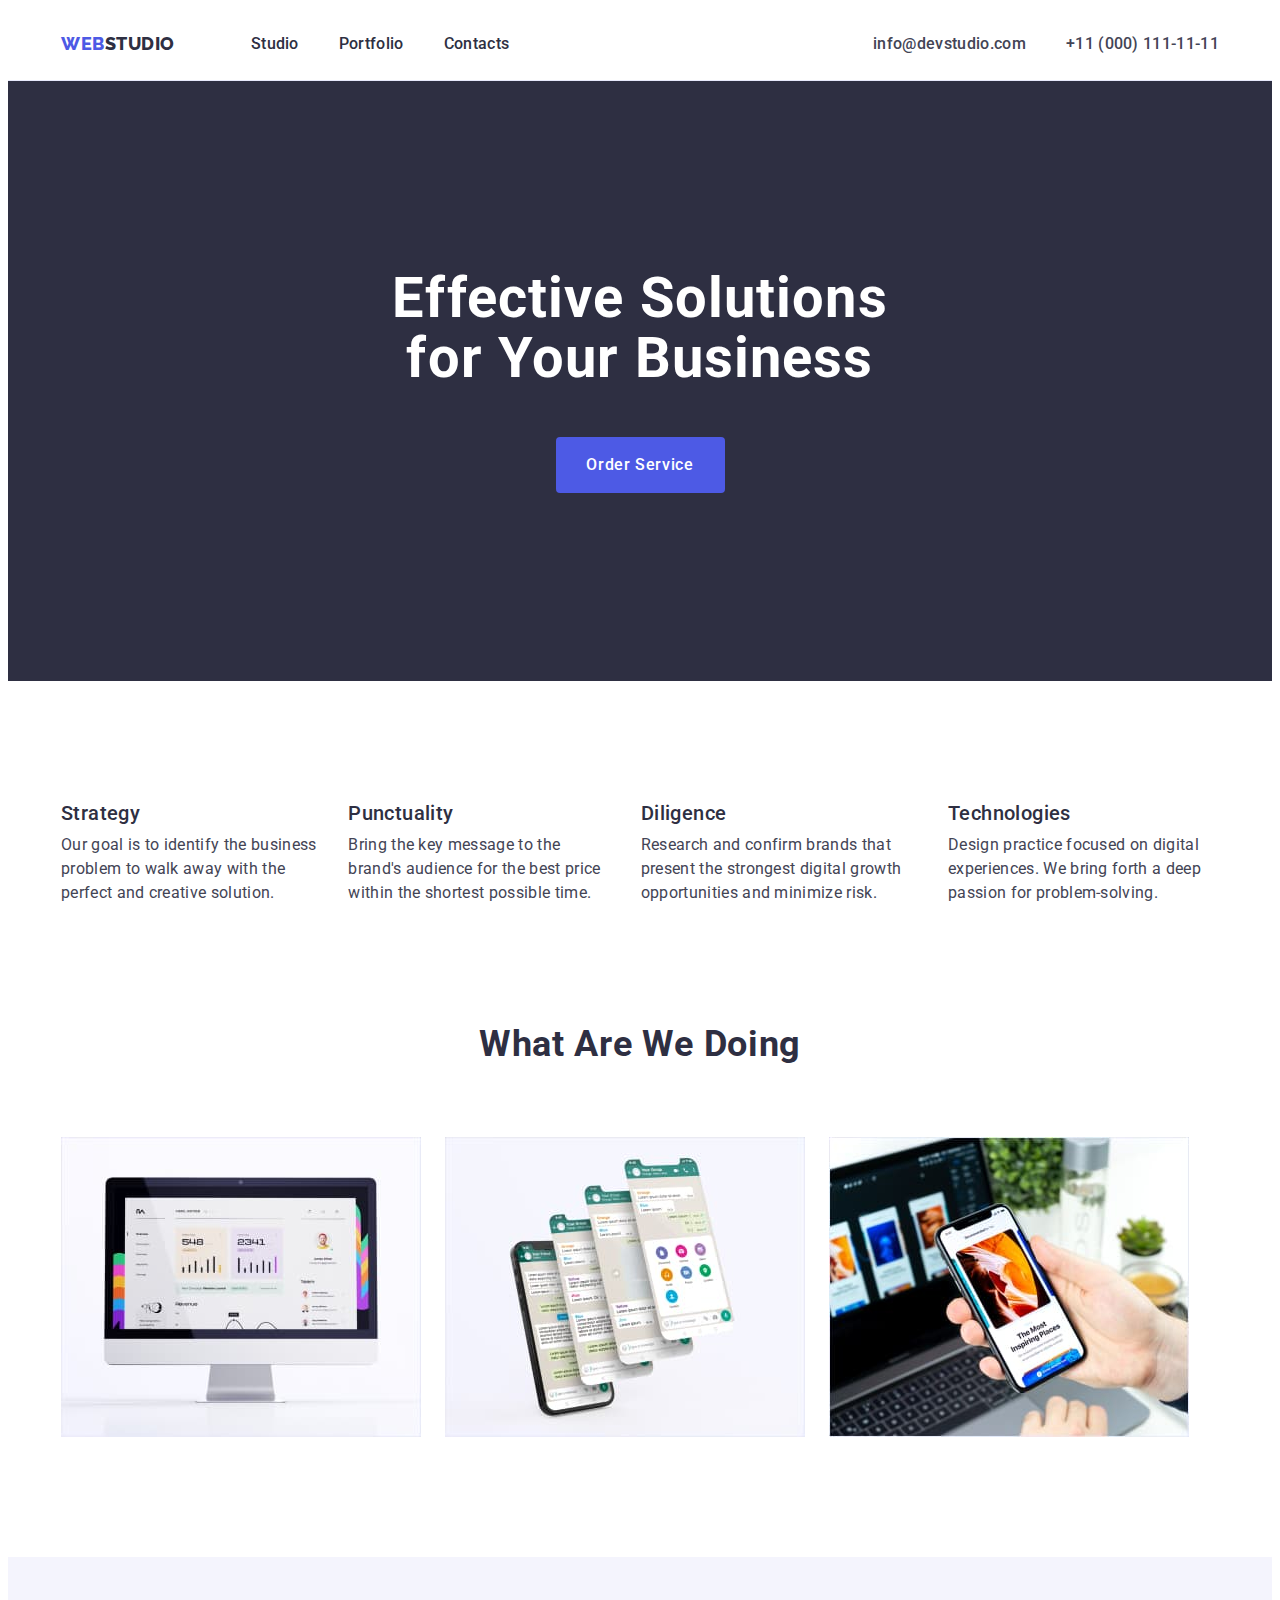
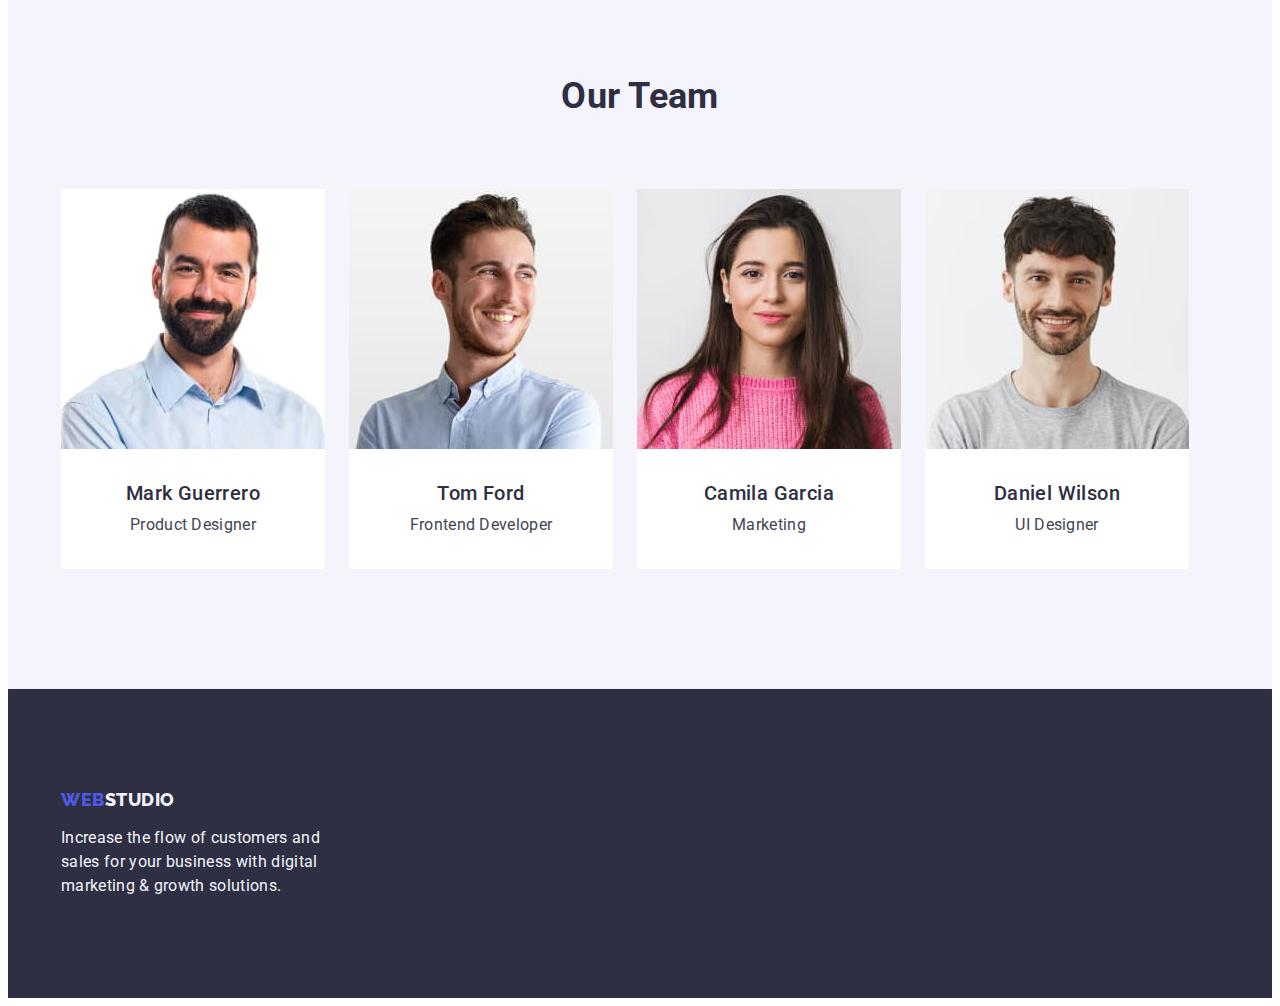
<file: index.html>
<!DOCTYPE html>
<html lang="en">
  <head>
    <meta charset="UTF-8" />
    <meta http-equiv="X-UA-Compatible" content="IE=edge" />
    <meta name="viewport" content="width=device-width, initial-scale=1.0" />
    <link rel="preconnect" href="https://fonts.googleapis.com" />
    <link rel="preconnect" href="https://fonts.gstatic.com" crossorigin />
    <link
      href="https://fonts.googleapis.com/css2?family=Raleway:wght@800&family=Roboto:wght@400;500;700;900&display=swap"
      rel="stylesheet"
    />
    <link
      rel="stylesheet"
      href="https://cdnjs.cloudflare.com/ajax/libs/modern-normalize/1.1.0/modern-normalize.min.css"
      integrity="sha512-wpPYUAdjBVSE4KJnH1VR1HeZfpl1ub8YT/NKx4PuQ5NmX2tKuGu6U/JRp5y+Y8XG2tV+wKQpNHVUX03MfMFn9Q=="
      crossorigin="anonymous"
      referrerpolicy="no-referrer"
    />
    <link rel="stylesheet" href="./css/styles.css" />
    <title>Document</title>
  </head>
  <body>
    <!-- Header -->

    <header class="page-header">
      <div class="container">
        <nav class="site-nav">
          <a href="./index.html" class="logo link"
            >Web<span class="logo-wtf">Studio</span></a
          >
          <ul class="list">
            <li class="item">
              <a href="./index.html" class="link">Studio</a>
            </li>
            <li class="item">
              <a href="./portfolio.html" class="link">Portfolio</a>
            </li>
            <li class="item">
              <a href="" class="link">Contacts</a>
            </li>
          </ul>
        </nav>
        <address class="info">
          <ul class="list">
            <li class="item">
              <a href="mailto:info@devstudio.com" class="link"
                >info@devstudio.com</a
              >
            </li>
            <li class="item">
              <a href="tel:+110001111111" class="link">+11 (000) 111-11-11</a>
            </li>
          </ul>
        </address>
      </div>
    </header>
    <main>
      <!-- Hero section 1-->

      <section class="hero">
        <div class="container">
          <h1 class="hero-title">Effective Solutions for Your Business</h1>
          <button type="button" class="hero-btn">Order Service</button>
        </div>
      </section>

      <!-- Advantages section 2 -->

      <section class="section advant">
        <div class="container no-padding">
          <h2 class="section-title" hidden>Our advantages</h2>
          <ul class="list">
            <li class="item">
              <h3 class="title">Strategy</h3>
              <p class="text">
                Our goal is to identify the business problem to walk away with
                the perfect and creative solution.
              </p>
            </li>
            <li class="item">
              <h3 class="title">Punctuality</h3>
              <p class="text">
                Bring the key message to the brand's audience for the best price
                within the shortest possible time.
              </p>
            </li>
            <li class="item">
              <h3 class="title">Diligence</h3>
              <p class="text">
                Research and confirm brands that present the strongest digital
                growth opportunities and minimize risk.
              </p>
            </li>
            <li class="item">
              <h3 class="title">Technologies</h3>
              <p class="text">
                Design practice focused on digital experiences. We bring forth a
                deep passion for problem-solving.
              </p>
            </li>
          </ul>
        </div>
      </section>

      <!-- Projects section 3-->

      <section class="section project">
        <div class="container no-padding">
          <h2 class="section-title">What are we doing</h2>
          <ul class="list">
            <li class="item">
              <img
                class="image"
                src="./images/img1.jpg"
                alt="img 1"
                width="360"
              />
            </li>
            <li class="item">
              <img
                class="image"
                src="./images/img2.jpg"
                alt="img 2"
                width="360"
              />
            </li>
            <li class="item">
              <img
                class="image"
                src="./images/img3.jpg"
                alt="img 3"
                width="360"
              />
            </li>
          </ul>
        </div>
      </section>

      <!-- Team section 4-->

      <section class="section team">
        <div class="container no-padding">
          <h2 class="section-title">Our Team</h2>
          <ul class="list">
            <li class="item">
              <img
                class="image"
                src="./images/fotoMG.jpg"
                alt="foto Mark Guerrero"
                width="264"
              />
              <div class="subtitle">
                <h3 class="title">Mark Guerrero</h3>
                <p class="text">Product Designer</p>
              </div>
            </li>
            <li class="item">
              <img
                class="image"
                src="./images/fotoTF.jpg"
                alt="foto Tom Ford"
                width="264"
              />
              <div class="subtitle">
                <h3 class="title">Tom Ford</h3>
                <p class="text">Frontend Developer</p>
              </div>
            </li>
            <li class="item">
              <img
                class="image"
                src="./images/fotoCG.jpg"
                alt="foto Camila Garcia"
                width="264"
              />
              <div class="subtitle">
                <h3 class="title">Camila Garcia</h3>
                <p class="text">Marketing</p>
              </div>
            </li>
            <li class="item">
              <img
                class="image"
                src="./images/fotoDW.jpg"
                alt="foto Daniel Wilson"
                width="264"
              />
              <div class="subtitle">
                <h3 class="title">Daniel Wilson</h3>
                <p class="text">UI Designer</p>
              </div>
            </li>
          </ul>
        </div>
      </section>
    </main>

    <!-- Footer -->

    <footer class="footer">
      <div class="container no-padding">
        <a href="./index.html" class="logo link"
          >Web<span class="logo-wtf">Studio</span></a
        >
        <p class="text">
          Increase the flow of customers and sales for your business with
          digital marketing & growth solutions.
        </p>
      </div>
    </footer>
  </body>
</html>
</file>
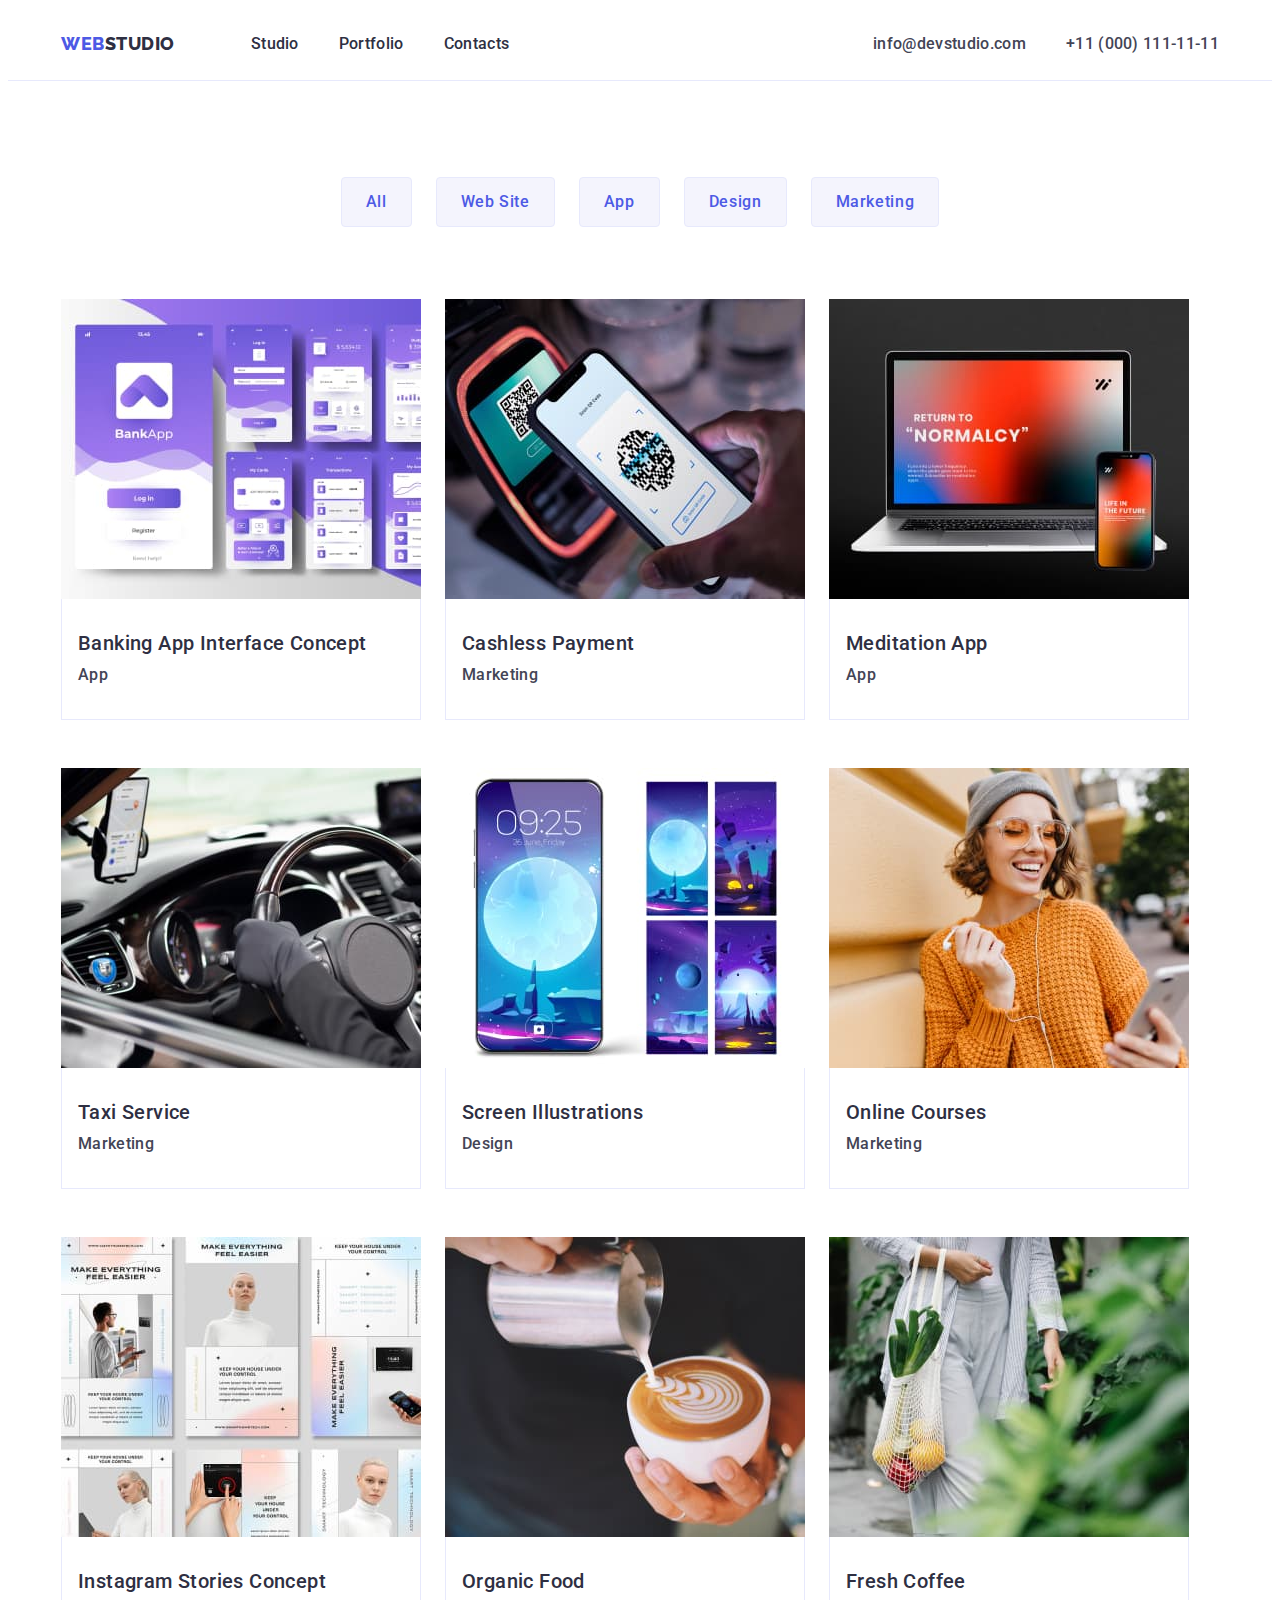
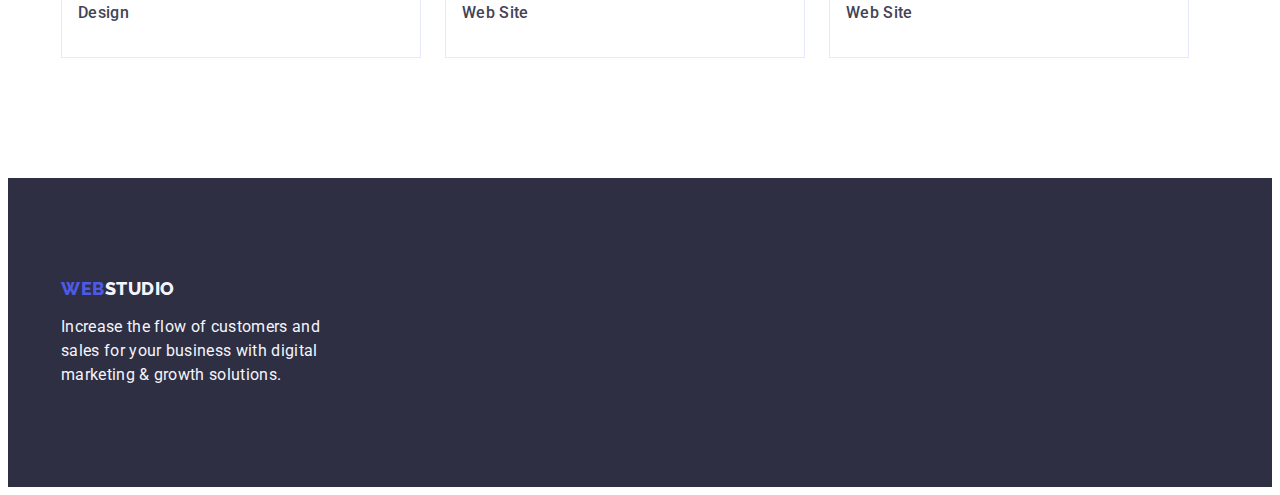
<file: portfolio.html>
<!DOCTYPE html>
<html lang="en">
  <head>
    <meta charset="UTF-8" />
    <meta http-equiv="X-UA-Compatible" content="IE=edge" />
    <meta name="viewport" content="width=device-width, initial-scale=1.0" />
    <link rel="preconnect" href="https://fonts.googleapis.com" />
    <link rel="preconnect" href="https://fonts.gstatic.com" crossorigin />
    <link
      href="https://fonts.googleapis.com/css2?family=Raleway:wght@800&family=Roboto:wght@400;500;700;900&display=swap"
      rel="stylesheet"
    />
    <link
      rel="stylesheet"
      href="https://cdnjs.cloudflare.com/ajax/libs/modern-normalize/1.1.0/modern-normalize.min.css"
      integrity="sha512-wpPYUAdjBVSE4KJnH1VR1HeZfpl1ub8YT/NKx4PuQ5NmX2tKuGu6U/JRp5y+Y8XG2tV+wKQpNHVUX03MfMFn9Q=="
      crossorigin="anonymous"
      referrerpolicy="no-referrer"
    />
    <link rel="stylesheet" href="./css/styles.css" />
    <title>Document</title>
  </head>
  <body>
    <!-- Header -->

    <header class="page-header">
      <div class="container">
        <nav class="site-nav">
          <a href="./index.html" class="logo link"
            >Web<span class="logo-wtf">Studio</span></a
          >
          <ul class="list">
            <li class="item">
              <a href="./index.html" class="link">Studio</a>
            </li>
            <li class="item">
              <a href="./portfolio.html" class="link">Portfolio</a>
            </li>
            <li class="item">
              <a href="" class="link">Contacts</a>
            </li>
          </ul>
        </nav>
        <address class="info">
          <ul class="list">
            <li class="item">
              <a href="mailto:info@devstudio.com" class="link"
                >info@devstudio.com</a
              >
            </li>
            <li class="item">
              <a href="tel:+110001111111" class="link">+11 (000) 111-11-11</a>
            </li>
          </ul>
        </address>
      </div>
    </header>
    <!-- Main -->

    <main>
      <section class="section portfolio">
        <div class="container">
          <h1 hidden>Our portfolio</h1>
          <ul class="list filter">
            <li class="item">
              <button class="btn" type="button">All</button>
            </li>
            <li class="item">
              <button class="btn" type="button">Web Site</button>
            </li>
            <li class="item">
              <button class="btn" type="button">App</button>
            </li>
            <li class="item">
              <button class="btn" type="button">Design</button>
            </li>
            <li class="item">
              <button class="btn" type="button">Marketing</button>
            </li>
          </ul>
          <ul class="list type-work">
            <li class="item">
              <a class="link" href="">
                <img
                  class="image"
                  src="./images/portfolio/img1.jpg"
                  alt="App"
                  width="360"
                />
                <div class="subtitle">
                  <h2 class="title">Banking App Interface Concept</h2>
                  <p class="text">App</p>
                </div></a
              >
            </li>
            <li class="item">
              <a class="link" href="">
                <img
                  class="image"
                  src="./images/portfolio/img2.jpg"
                  alt="Payment with phone"
                  width="360"
                />
                <div class="subtitle">
                  <h2 class="title">Cashless Payment</h2>
                  <p class="text">Marketing</p>
                </div></a
              >
            </li>
            <li class="item">
              <a class="link" href="">
                <img
                  class="image"
                  src="./images/portfolio/img3.jpg"
                  alt="Laptop"
                  width="360"
                />
                <div class="subtitle">
                  <h2 class="title">Meditation App</h2>
                  <p class="text">App</p>
                </div></a
              >
            </li>
            <li class="item">
              <a class="link" href="">
                <img
                  class="image"
                  src="./images/portfolio/img4.jpg"
                  alt="Driver place"
                  width="360"
                />
                <div class="subtitle">
                  <h2 class="title">Taxi Service</h2>
                  <p class="text">Marketing</p>
                </div></a
              >
            </li>
            <li class="item">
              <a class="link" href="">
                <img
                  class="image"
                  src="./images/portfolio/img5.jpg"
                  alt="Screen Illustrations"
                  width="360"
                />
                <div class="subtitle">
                  <h2 class="title">Screen Illustrations</h2>
                  <p class="text">Design</p>
                </div></a
              >
            </li>
            <li class="item">
              <a class="link" href="">
                <img
                  class="image"
                  src="./images/portfolio/img6.jpg"
                  alt="Girl"
                  width="360"
                />
                <div class="subtitle">
                  <h2 class="title">Online Courses</h2>
                  <p class="text">Marketing</p>
                </div></a
              >
            </li>
            <li class="item">
              <a class="link" href="">
                <img
                  class="image"
                  src="./images/portfolio/img7.jpg"
                  alt="Stories Concept"
                  width="360"
                />
                <div class="subtitle">
                  <h2 class="title">Instagram Stories Concept</h2>
                  <p class="text">Design</p>
                </div></a
              >
            </li>
            <li class="item">
              <a class="link" href="">
                <img
                  class="image"
                  src="./images/portfolio/img8.jpg"
                  alt="Foods"
                  width="360"
                />
                <div class="subtitle">
                  <h2 class="title">Organic Food</h2>
                  <p class="text">Web Site</p>
                </div></a
              >
            </li>
            <li class="item">
              <a class="link" href="">
                <img
                  class="image"
                  src="./images/portfolio/img9.jpg"
                  alt="Coffee"
                  width="360"
                />
                <div class="subtitle">
                  <h2 class="title">Fresh Coffee</h2>
                  <p class="text">Web Site</p>
                </div></a
              >
            </li>
          </ul>
        </div>
      </section>
    </main>

    <!-- Footer -->

    <footer class="footer">
      <div class="container no-padding">
        <a href="./index.html" class="logo link"
          >Web<span class="logo-wtf">Studio</span></a
        >
        <p class="text">
          Increase the flow of customers and sales for your business with
          digital marketing & growth solutions.
        </p>
      </div>
    </footer>
  </body>
</html>
</file>
<file: css/styles.css>
/* Main colors */
:root {
    --primary-text-color: #434455;
    --title-text-color: #2E2F42;
    --links-text-color: #4D5AE5;
    --links-hover-color: #404BBF;
    --primary-white-color: #ffffff;
    --text-footer-color: #F4F4FD;
    --border-color: #e7e9fc;
}

/* Utilites */
body {
    background-color: var(--primary-white-color);
    color: var(--primary-text-color);

    font-family: Roboto, sans-serif;
    letter-spacing: 0.02em;
}

h1,
h2,
h3 {
    color: var(--title-text-color);
    margin-top: 0px;
    margin-bottom: 0px;
}

p {
    margin-top: 0px;
    margin-bottom: 0px;
}

.list {
    list-style-type: none;
    margin-top: 0px;
    margin-bottom: 0px;
    padding: 0px;
}

.link {
    text-decoration: none;
}

.container {
    margin-left: auto;
    margin-right: auto;
    width: 1158px;
    padding-top: 0;
    padding-right: 15px;
    padding-bottom: 0;
    padding-left: 15px;
    /* outline: 1px solid tomato; */
}
/* .container.no-padding {
    padding: 0;
} */

/* Header */
.page-header{
    border-bottom: 1px solid #E7E9FC;
}
.page-header .container{
    display: flex;
}

.site-nav {
    display: flex;
    align-items: center;
}

.page-header .list {
    display: flex;
}

.logo {
    font-family: 'Raleway', sans-serif;
    font-weight: 800;
    font-size: 18px;
    line-height: 1.17;
    text-transform: uppercase;
    letter-spacing: 0.03em;
    text-decoration: none;
    color: var(--links-text-color);
}

.logo-wtf {
    color: var(--title-text-color);
}

.site-nav .link {
    display: block;
    padding-top: 24px;
    padding-bottom: 24px;
    /* margin-right: 40px; */

    /* outline: 1px solid teal; */
}

.page-header .logo {
    margin-right: 76px;
}

.list .link {
    color: var(--title-text-color);
    font-family: 'Roboto';
    font-weight: 500;
    font-size: 16px;
    line-height: 1.5;

}

.site-nav .item:not(:last-child) {
    margin-right: 40px;
}

.list .link:hover,
.list .link:focus {
    color: var(--links-hover-color);
}

/* Adress */

.info {
    font-style: normal;
    margin-left: auto;
}

.info .link {
    display: block;
    padding-top: 24px;
    padding-bottom: 24px;
    /* margin-right: 40px; */

    /* outline: 1px solid teal; */
}

.info .item:not(:last-child) {
    margin-right: 40px;
}

.info .link {
    color: var(--primary-text-color);
    
}

.info .link:hover,
.info .link:focus {
    color: var(--links-hover-color);
}

/* main */
/* Hero section 1*/
.hero {
    padding-top: 188px;
    padding-bottom: 188px;

    background-color: var(--title-text-color);
    text-align: center;
}

.hero-title {
    margin-top: 0px;
    margin-left: auto;
    margin-bottom: 48px;
    margin-right: auto;
    max-width: 496px;

    color: var(--primary-white-color);
    font-weight: 700;
    font-size: 56px;
    line-height: 1.07;
    letter-spacing: 0.02em;
    
}

.hero-btn {
    display: block;
    margin-left: auto;
    margin-right: auto;
    /* padding: 16px 32px; */
    min-width: 169px;
    height: 56px;
    border-radius: 4px;
    border: none;
        
    background-color: var(--links-text-color);
    color: var(--primary-white-color);
    font-family: inherit;
    font-weight: 500;
    font-size: 16px;
    line-height: 1.5;
    letter-spacing: 0.04em;
    cursor: pointer;

}

.hero-btn:hover,
.hero-btn:focus {
    background-color: var(--links-hover-color);
}

/* All Sections */
.section {
    padding-top: 120px;
    padding-left: 0px;
    padding-bottom: 120px;
    padding-right: 0px;
}

.section-title {
    font-weight: 700;
    font-size: 36px;
    line-height: 1.11;
    text-align: center;
    text-transform: capitalize;
}

.list .title {
    font-weight: 500;
    font-size: 20px;
    line-height: 1.2;
}

.list .text {
    /* font-weight: 400; */
    font-size: 16px;
    line-height: 1.5;
}

/* Advanteges section 2*/

.advant .title {
    margin-bottom: 8px;

    letter-spacing: 0.02em;   
}

.advant .list {
    display: flex;
}

.advant .item {
    width: calc((100%-72px)/4);

    /* outline: 1px solid teal; */
}

.advant .item:not(:last-child) {
    margin-right: 24px;
}

/* Projectes section 3*/

.section.project {
    padding-top: 0;
}

.project .section-title {
    margin-bottom: 72px;

    letter-spacing: 0.02em;
}

.project .list {
    display: flex;
}

.project .item:not(:last-child) {
    margin-right: 24px;
}

.image {
    display: block;
}


/* Team */
.team {
    background-color: var(--text-footer-color);
}

.team .section-title {
    margin-bottom: 72px;
}

.team .list {
    display: flex;
}

.team .item:not(:last-child) {
    margin-right: 24px;
}

/* .team .image {
    margin-bottom: 32px;
} */
.team .title {
    margin-bottom: 8px;
        
    text-align: center;
    letter-spacing: 0.02em;
}

.team .item {
    /* padding-bottom: 32px; */
    border-radius: 0px 0px 4px 4px;

    background-color: var(--primary-white-color);
}
.team .subtitle {
    padding-top: 32px;
    padding-bottom: 32px;
    padding-left: 16px;
    padding-right: 16px;
}

.team .text {
    /* font-weight: 400; */
    text-align: center;
    /* margin-bottom: 32px ; */
}

/* Footer */
.footer {
    padding-top: 100px;
    padding-bottom: 100px;
 
    background-color: var(--title-text-color);
    color: var(--text-footer-color);
}

.footer .logo {
    margin-bottom: 16px;

    display: inline-block;
}

.footer .logo-wtf {
    color: var(--text-footer-color);
}

.footer .text {
    width: 264px;
    /* font-weight: 400; */
    font-size: 16px;
    line-height: 1.5;
}

/* Portfolio */

.section.portfolio {
    padding-top: 96px;
    padding-bottom: 120px;
}

.portfolio .filter {
    display: flex;
    justify-content: center;
    margin-bottom: 72px;
}

.filter .item:not(:last-child) {
    margin-right: 24px;
}


.portfolio .btn {
    padding-top: 12px;
    padding-left: 24px;
    padding-bottom: 12px;
    padding-right: 24px;

    background-color: var(--text-footer-color);
    color: var(--links-text-color);
    font-family: inherit;
    font-weight: 500;
    font-size: 16px;
    line-height: 1.5;
    letter-spacing: 0.04em;
    border: 1px solid var(--border-color);
    border-radius: 4px;
    cursor: pointer;
}

.portfolio .btn:hover,
.portfolio .btn:focus {
    background-color: var(--links-hover-color);
    color: var(--primary-white-color);
    border: 1px solid transparent;
}

.portfolio .type-work {
    display: flex;
    flex-wrap: wrap;
}

.type-work .item {
    margin-right: 24px;
    margin-bottom: 48px;
}

.type-work .item:nth-child(3n) {
    margin-right: 0px;
}

.type-work .item:nth-last-child(-n+3) {
    margin-bottom: 0;
}

/* .portfolio .image {
    margin-bottom: 32px;
} */

.portfolio .subtitle {
    padding-top: 32px;
    padding-left: 16px;
    padding-bottom: 32px;
    padding-right: 16px;
    border: 1px solid var(--border-color);
    border-top:none;
}
.portfolio .title {
    margin-bottom: 8px;

    letter-spacing: 0.02em;
}

.portfolio .text {
    color: var(--primary-text-color)
}
</file>
